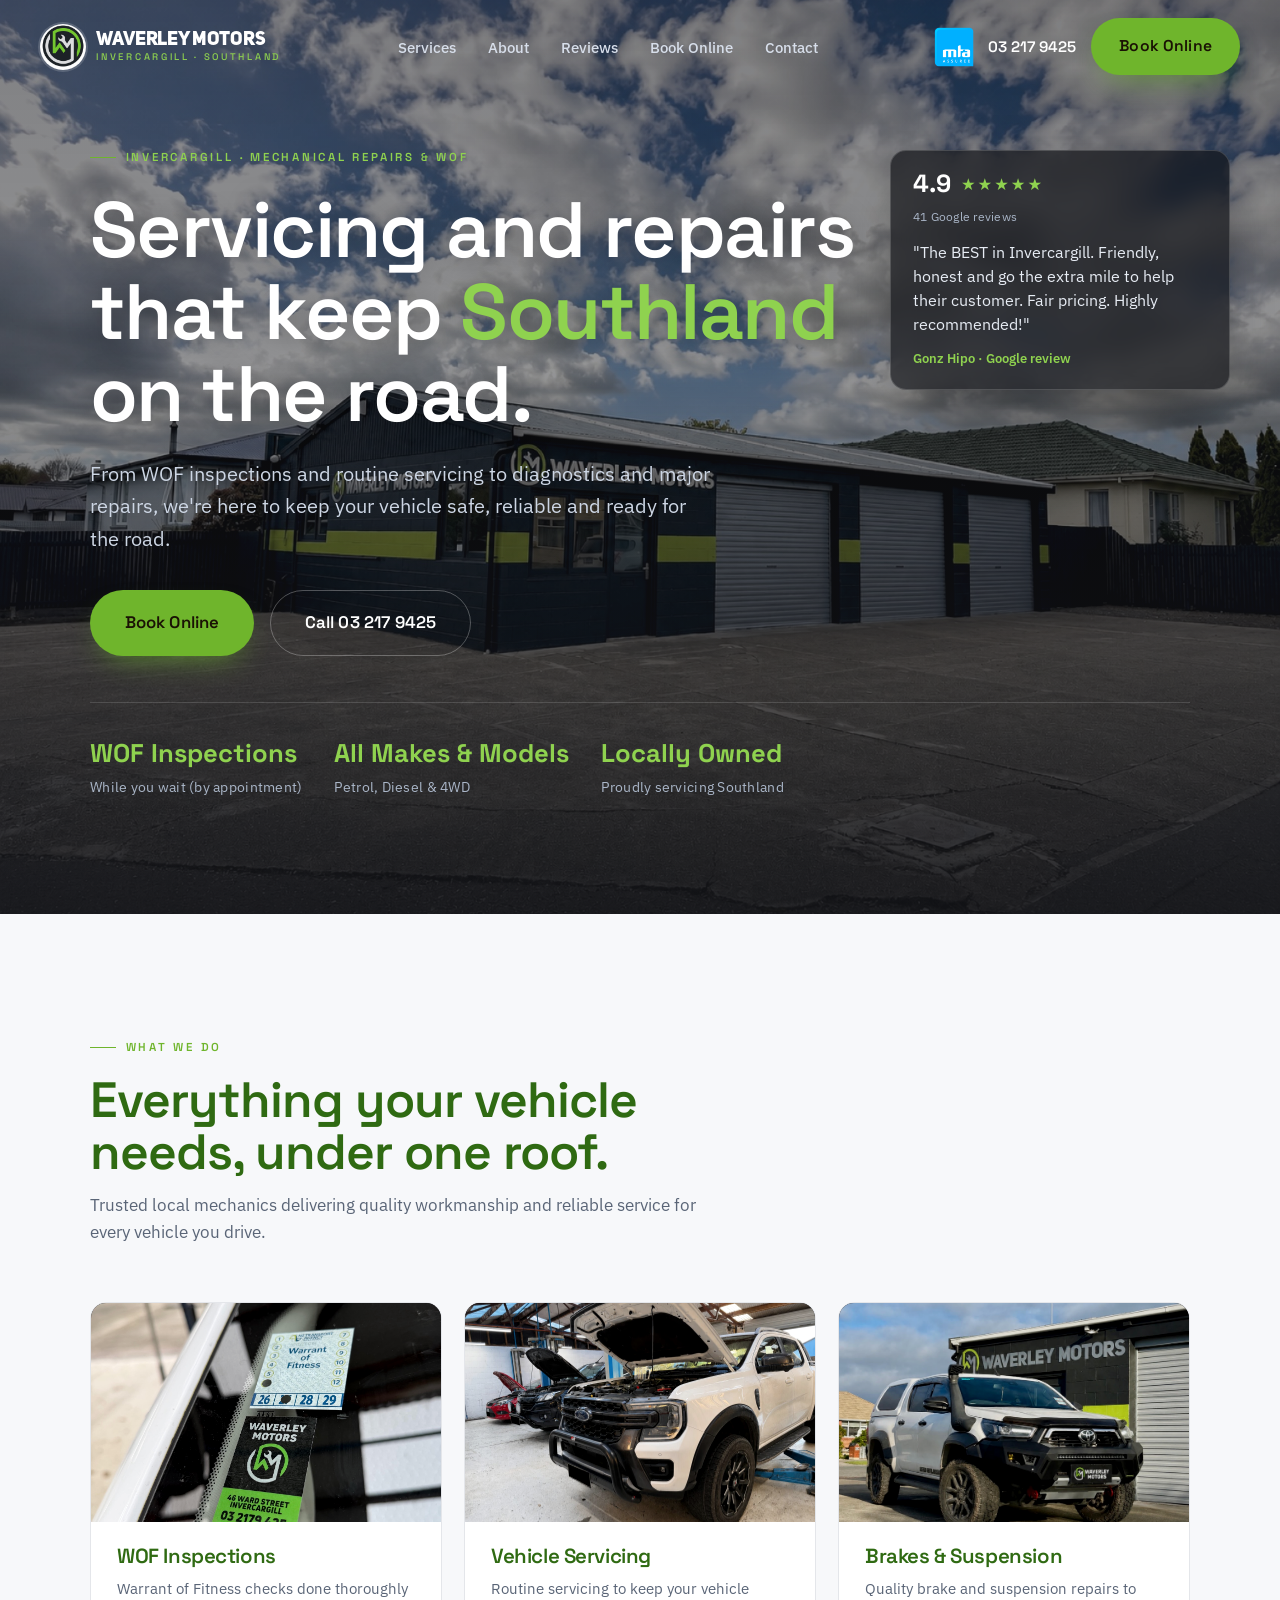
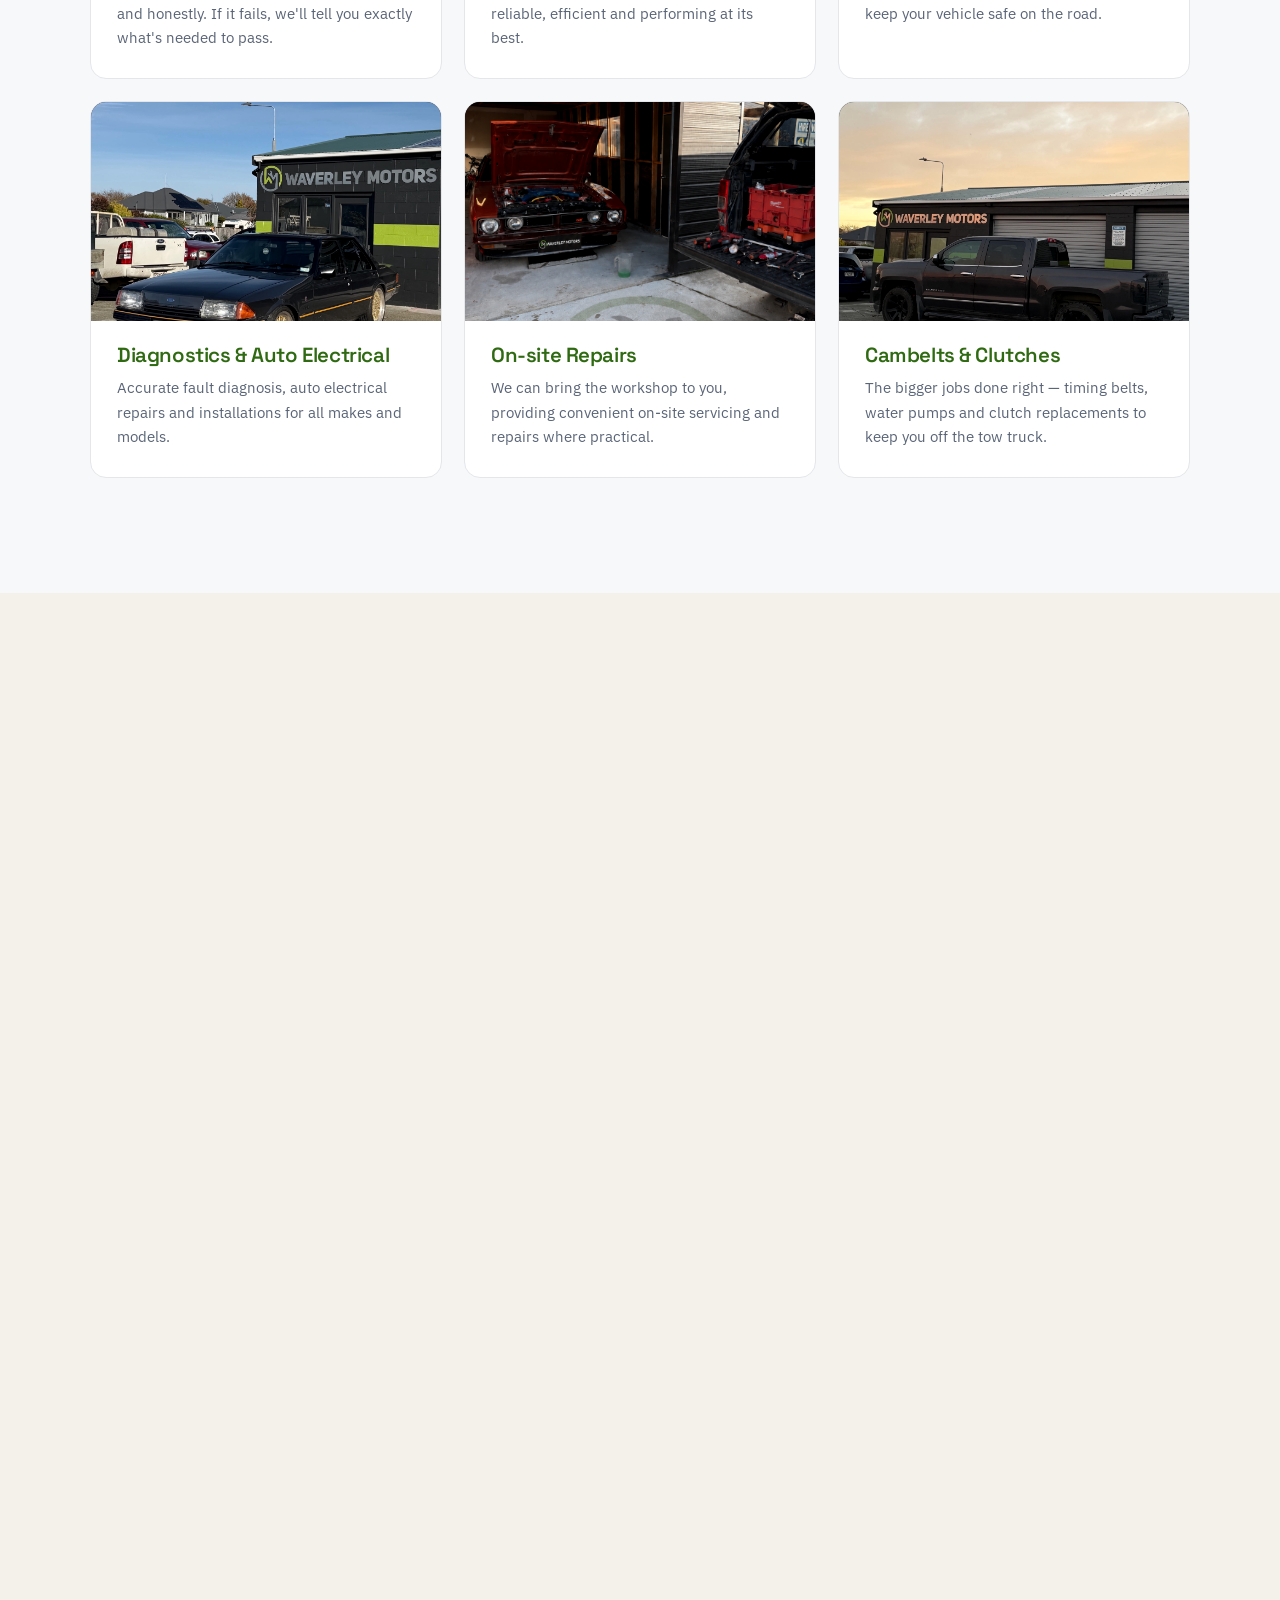
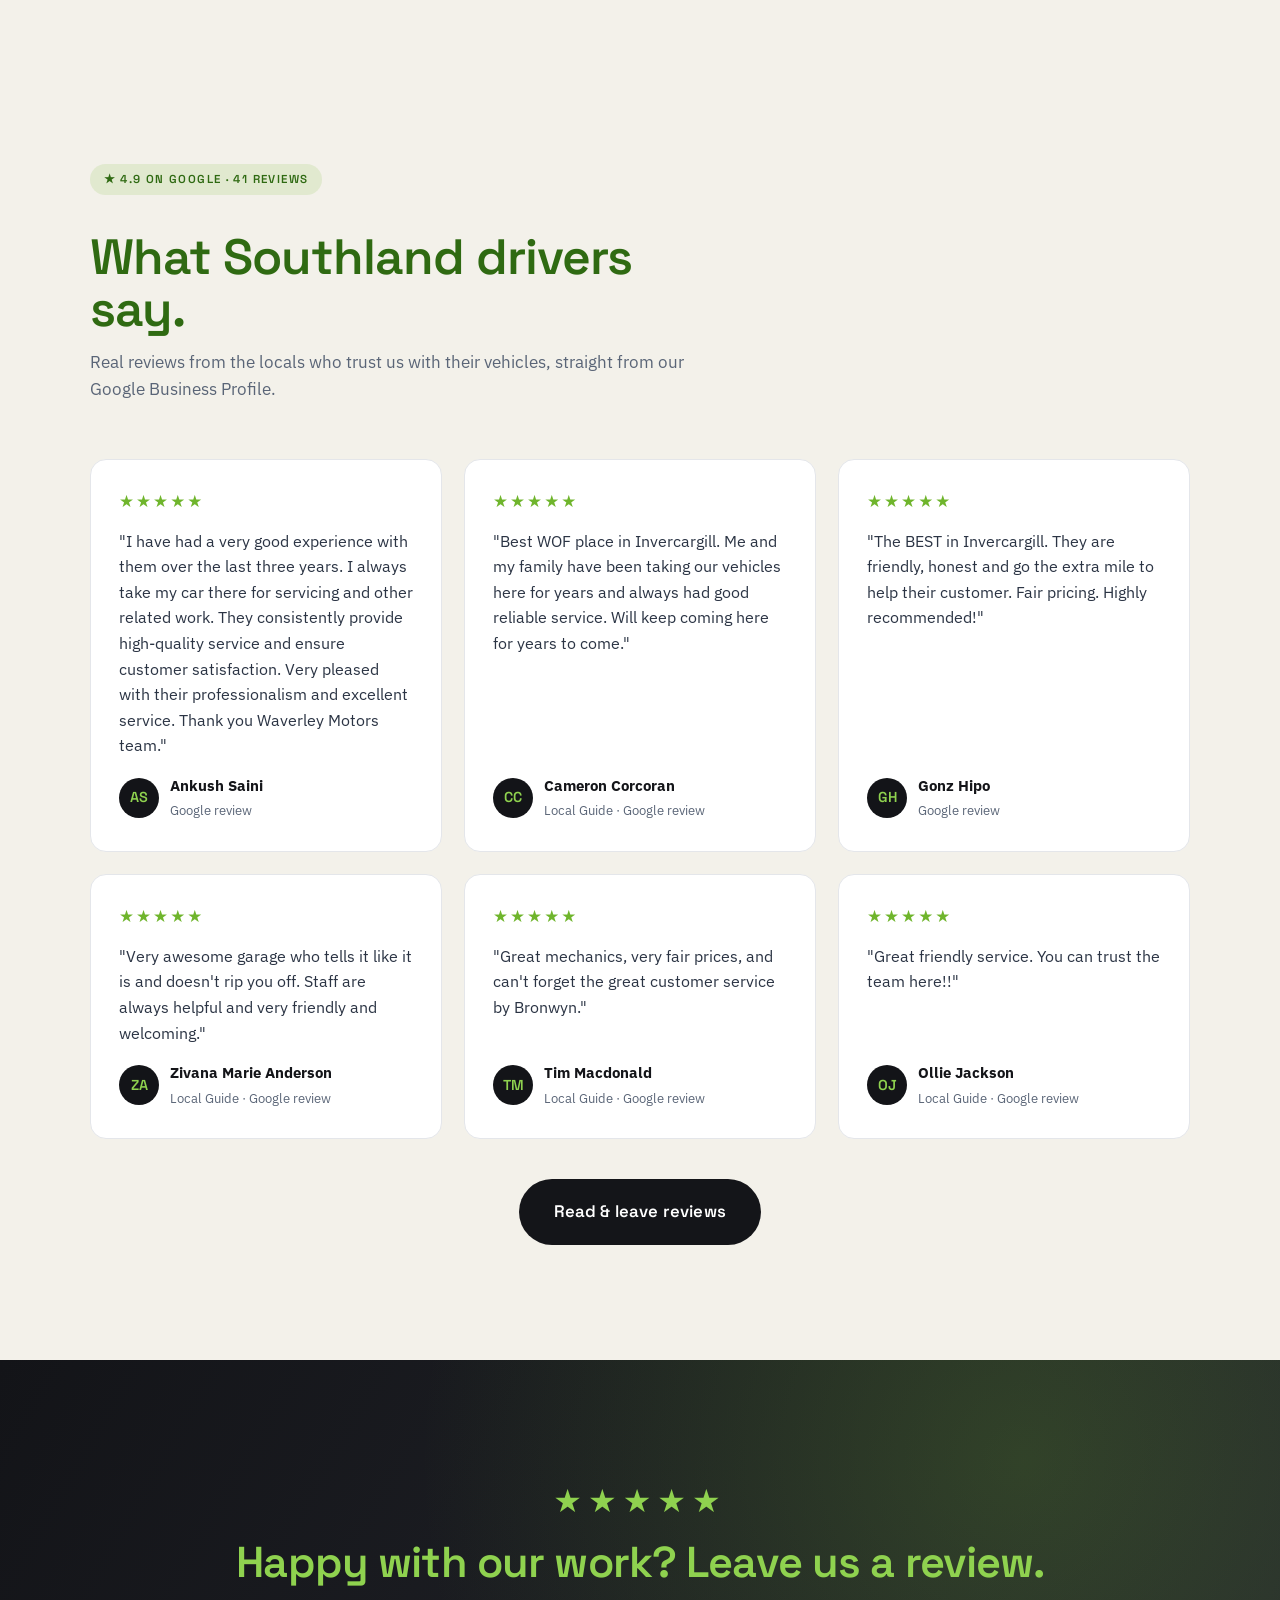
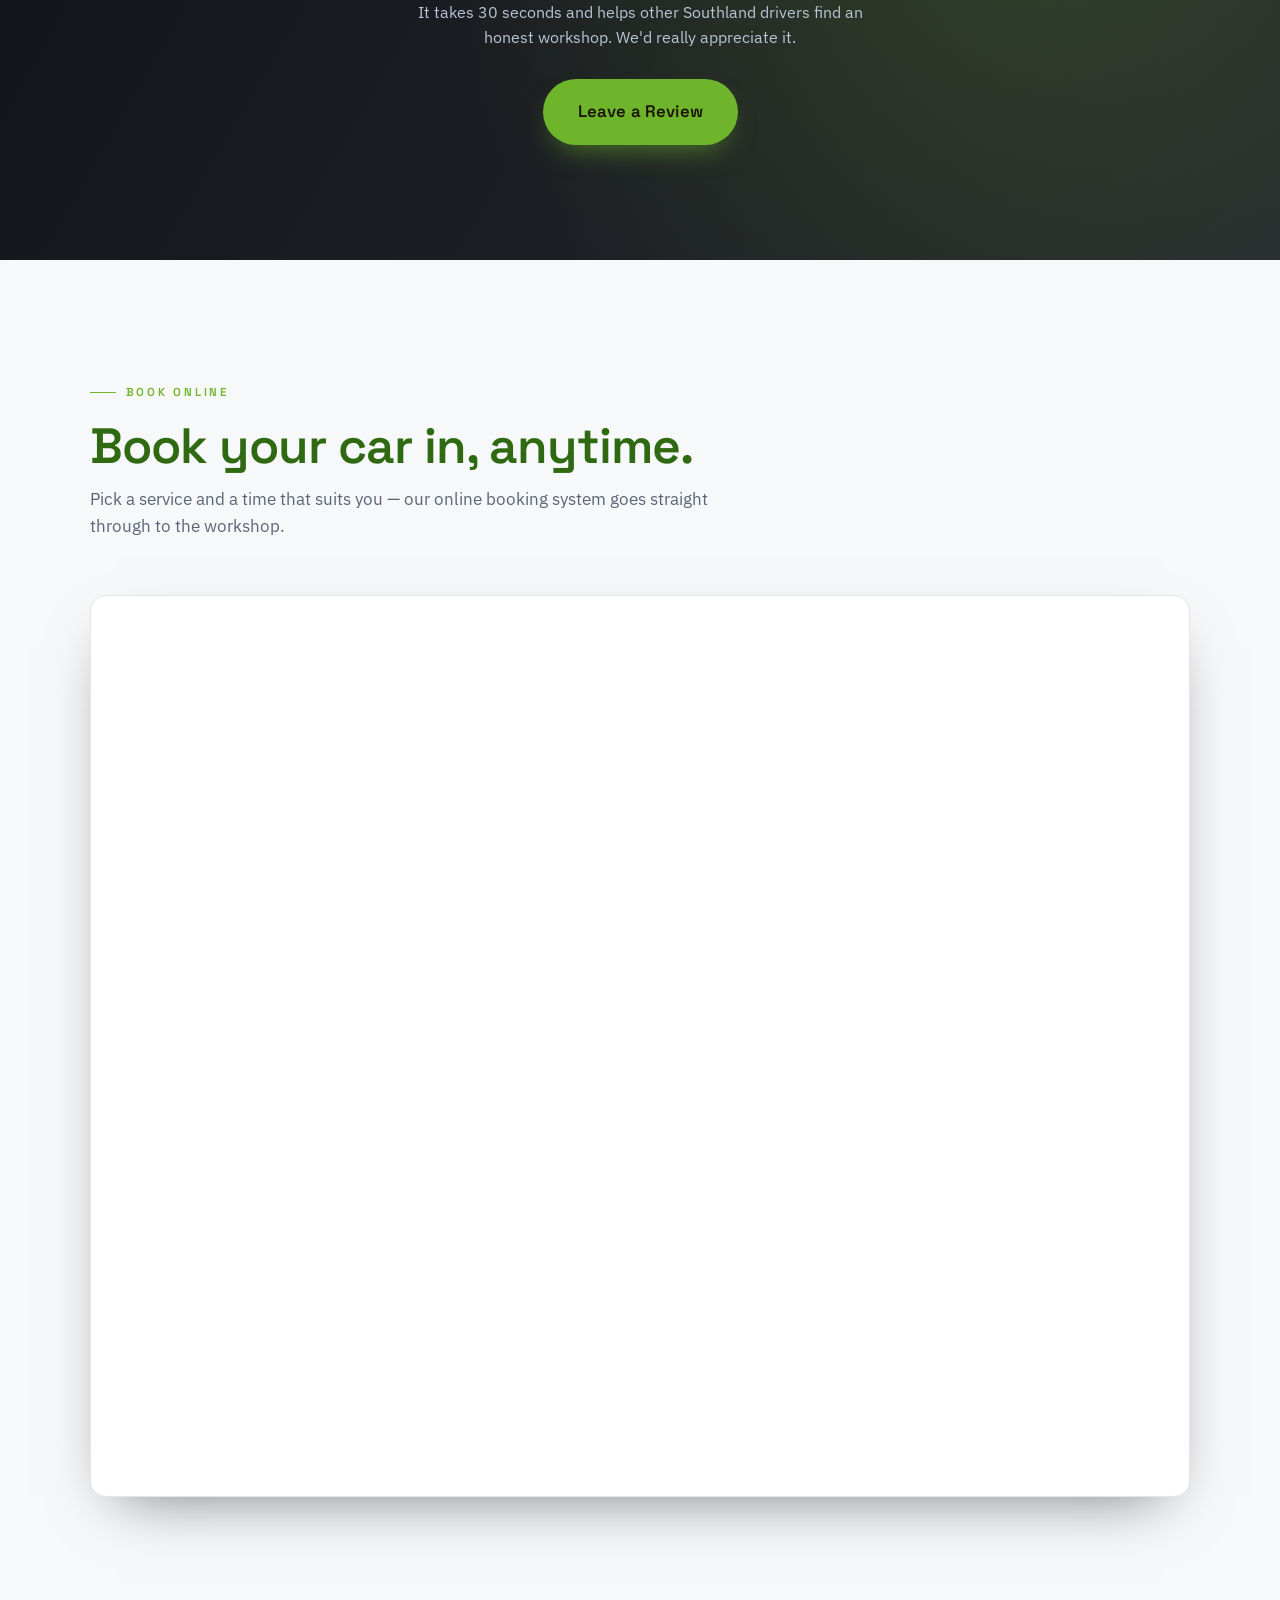
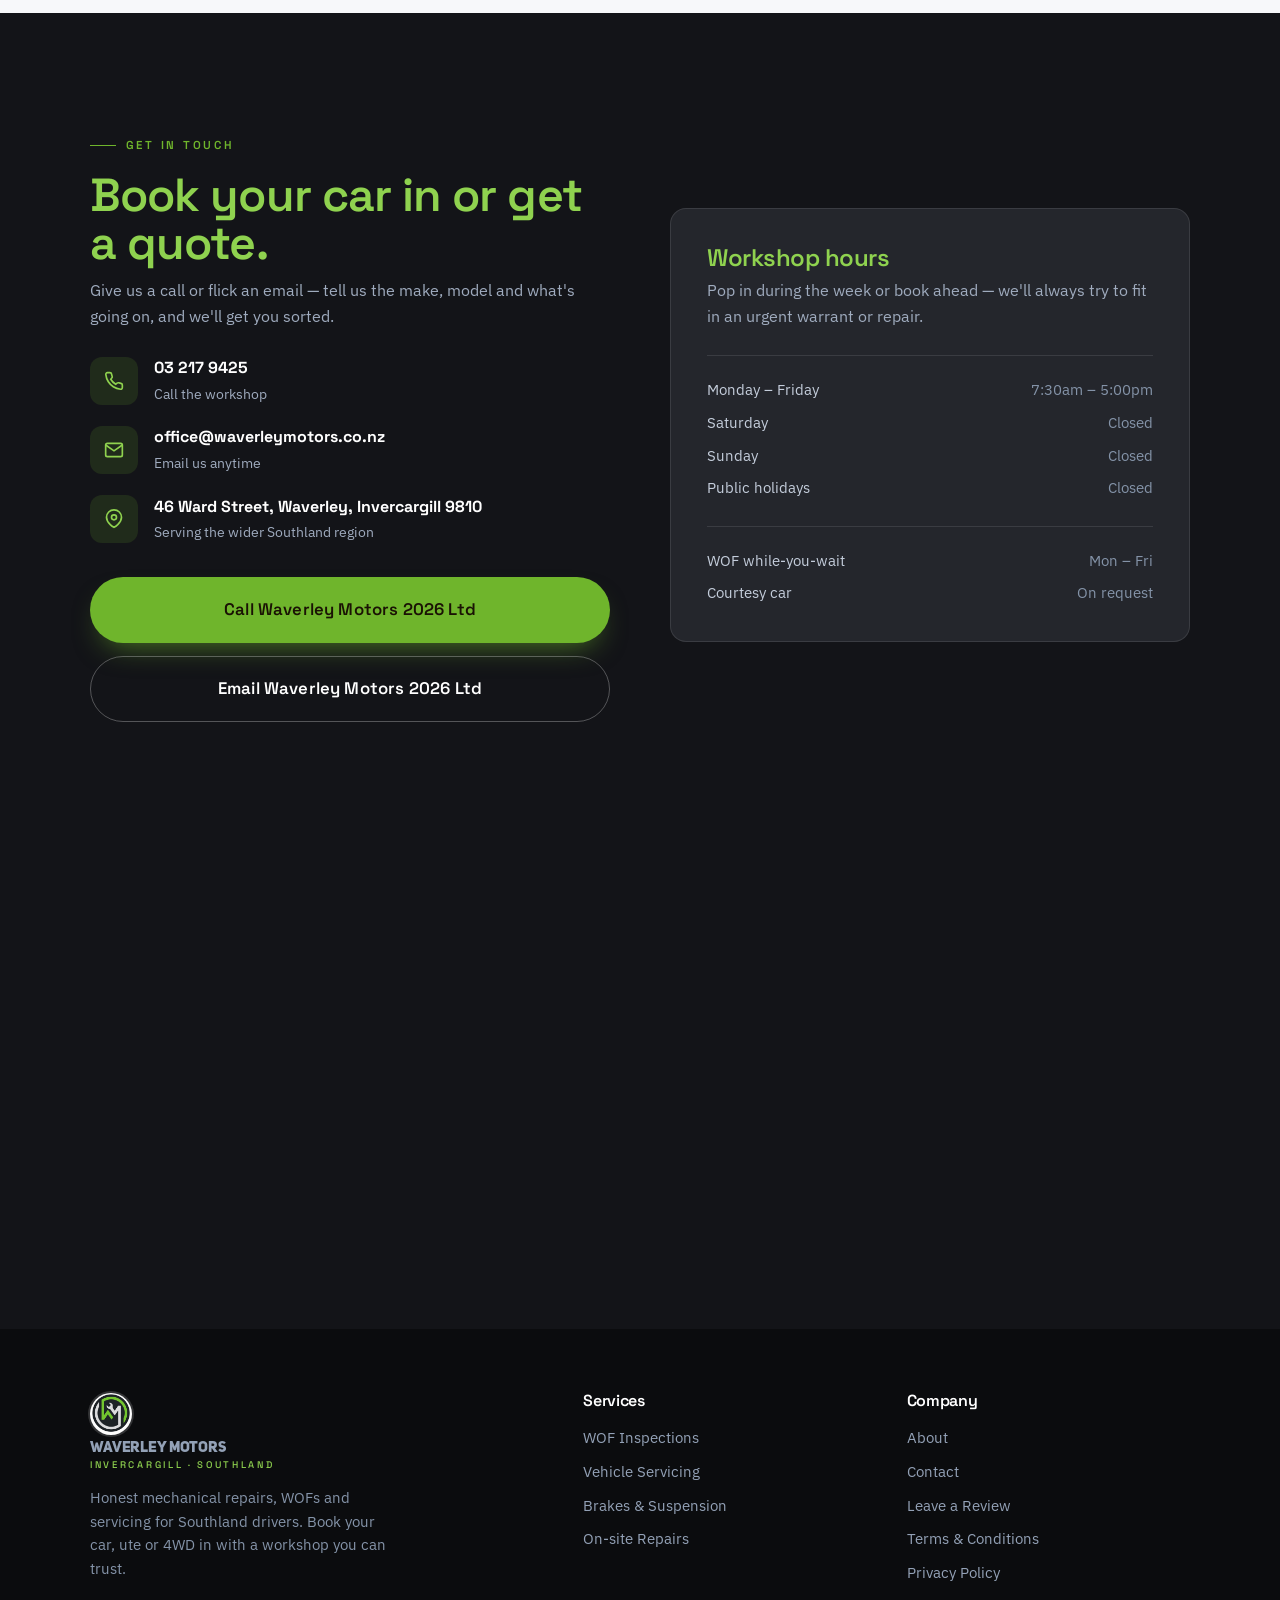
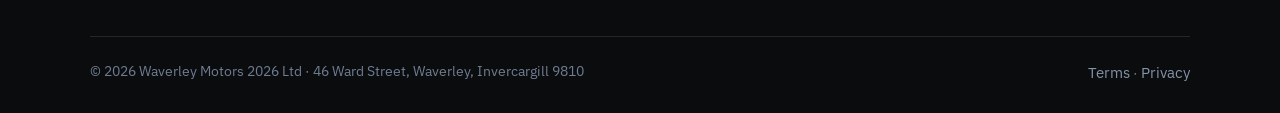
<file: index.html>
<!DOCTYPE html>
<html lang="en-NZ">
<head>
<meta charset="UTF-8">
<meta name="viewport" content="width=device-width, initial-scale=1.0">
<title>Waverley Motors 2026 Ltd | Mechanic & WOF, Invercargill</title>
<meta name="description" content="Honest mechanical repairs, WOF inspections, servicing and tyres in Invercargill. Waverley Motors keeps Southland cars, utes and 4WDs on the road.">
<meta property="og:title" content="Waverley Motors 2026 Ltd | Mechanic & WOF, Invercargill">
<meta property="og:description" content="Straight-up servicing, WOFs and repairs for Southland drivers. Book Waverley Motors today.">
<meta property="og:type" content="website">
<meta property="og:image" content="https://www.waverleymotors.co.nz/images/hero.jpg">
<link rel="icon" type="image/png" href="images/logo.png">
<link rel="preconnect" href="https://fonts.googleapis.com">
<link rel="preconnect" href="https://fonts.gstatic.com" crossorigin>
<link href="https://fonts.googleapis.com/css2?family=Space+Grotesk:wght@400;500;600;700&family=IBM+Plex+Sans:wght@400;500;600&display=swap" rel="stylesheet">
<link rel="stylesheet" href="styles.css">
</head>
<body>

<!-- Intro -->
<div class="intro">
  <div class="intro-logo">
    <img class="intro-logo-img" src="images/logo.png" alt="Waverley Motors">
    <b>Waverley Motors</b>
    <div class="intro-bar"><i></i></div>
  </div>
</div>

<!-- Nav -->
<nav class="nav">
  <a href="index.html" class="brand">
    <img class="brand-logo" src="images/logo.png" alt="Waverley Motors logo">
    <span>Waverley Motors<small>INVERCARGILL · SOUTHLAND</small></span>
  </a>
  <div class="nav-links">
    <a href="#services">Services</a>
    <a href="#about">About</a>
    <a href="#reviews">Reviews</a>
    <a href="#book">Book Online</a>
    <a href="#contact">Contact</a>
  </div>
  <div class="nav-cta">
    <img class="nav-mta" src="images/mta.png" alt="MTA Assured — approved workshop">
    <a href="tel:+6432179425" class="nav-phone">03 217 9425</a>
    <a href="#book" class="btn btn--accent">Book Online</a>
    <button class="nav-toggle" aria-label="Menu">
      <svg width="26" height="26" viewBox="0 0 24 24" fill="none" stroke="currentColor" stroke-width="2"><line x1="3" y1="6" x2="21" y2="6"/><line x1="3" y1="12" x2="21" y2="12"/><line x1="3" y1="18" x2="21" y2="18"/></svg>
    </button>
  </div>
</nav>

<!-- Hero -->
<header class="hero" id="top">
  <div class="hero-slides">
    <div class="hero-slide active" style="background-image:url('images/hero1.jpg')"></div>
    <div class="hero-slide" style="background-image:url('images/hero2.jpg')"></div>
    <div class="hero-slide" style="background-image:url('images/hero3.jpg')"></div>
    <div class="hero-slide" style="background-image:url('images/image2.png')"></div>
  </div>
  <div class="hero-inner wrap">
    <span class="eyebrow">Invercargill · Mechanical Repairs & WOF</span>
    <h1>Servicing and repairs that keep <span>Southland</span> on the road.</h1>
    <p class="hero-sub">From WOF inspections and routine servicing to diagnostics and major repairs, we're here to keep your vehicle safe, reliable and ready for the road.</p>
    <div class="hero-cta">
      <a href="#book" class="btn btn--accent btn--lg">Book Online</a>
      <a href="tel:+6432179425" class="btn btn--ghost btn--lg">Call 03 217 9425</a>
    </div>
    <div class="hero-meta">
      <div><b>WOF Inspections</b><span>While you wait (by appointment)</span></div>
      <div><b>All Makes &amp; Models</b><span>Petrol, Diesel &amp; 4WD</span></div>
      <div><b>Locally Owned</b><span>Proudly servicing Southland</span></div>
    </div>
    <div class="hero-review" id="heroReview" aria-live="polite">
      <div class="hr-head">
        <span class="hr-score">4.9</span>
        <span class="hr-stars">&#9733;&#9733;&#9733;&#9733;&#9733;</span>
        <span class="hr-count">41 Google reviews</span>
      </div>
      <p class="hr-quote" id="hrQuote">"The BEST in Invercargill. Friendly, honest and go the extra mile to help their customer. Fair pricing. Highly recommended!"</p>
      <div class="hr-name" id="hrName">Gonz Hipo &middot; Google review</div>
    </div>
  </div>
</header>

<!-- Services -->
<section class="section section--light" id="services">
  <div class="wrap">
    <div class="section-head reveal">
      <span class="eyebrow">What we do</span>
      <h2>Everything your vehicle needs, under one roof.</h2>
      <p>Trusted local mechanics delivering quality workmanship and reliable service for every vehicle you drive.</p>
    </div>
    <div class="svc-grid">
      <div class="svc-card reveal">
        <div class="svc-media"><img src="images/g5.jpg" alt="Warrant of Fitness sticker on a windscreen at Waverley Motors" loading="lazy"></div>
        <div class="svc-body">
          <h3>WOF Inspections</h3>
          <p>Warrant of Fitness checks done thoroughly and honestly. If it fails, we'll tell you exactly what's needed to pass.</p>
        </div>
      </div>
      <div class="svc-card reveal">
        <div class="svc-media"><img src="images/vehicle-servicing.jpg" alt="Ford Ranger with the bonnet up being serviced at Waverley Motors" loading="lazy"></div>
        <div class="svc-body">
          <h3>Vehicle Servicing</h3>
          <p>Routine servicing to keep your vehicle reliable, efficient and performing at its best.</p>
        </div>
      </div>
      <div class="svc-card reveal">
        <div class="svc-media"><img src="images/g1.jpg" alt="Lifted Toyota Hilux 4WD outside Waverley Motors" loading="lazy"></div>
        <div class="svc-body">
          <h3>Brakes &amp; Suspension</h3>
          <p>Quality brake and suspension repairs to keep your vehicle safe on the road.</p>
        </div>
      </div>
      <div class="svc-card reveal">
        <div class="svc-media"><img src="images/g3.jpg" alt="Classic Ford sedan outside the Waverley Motors workshop" loading="lazy"></div>
        <div class="svc-body">
          <h3>Diagnostics &amp; Auto Electrical</h3>
          <p>Accurate fault diagnosis, auto electrical repairs and installations for all makes and models.</p>
        </div>
      </div>
      <div class="svc-card reveal">
        <div class="svc-media"><img src="images/onsite.jpg" alt="Classic Ford Falcon in the shed alongside a ute at Waverley Motors" loading="lazy"></div>
        <div class="svc-body">
          <h3>On-site Repairs</h3>
          <p>We can bring the workshop to you, providing convenient on-site servicing and repairs where practical.</p>
        </div>
      </div>
      <div class="svc-card reveal">
        <div class="svc-media"><img src="images/g6.jpg" alt="Chevrolet Silverado ute at the Waverley Motors workshop" loading="lazy"></div>
        <div class="svc-body">
          <h3>Cambelts &amp; Clutches</h3>
          <p>The bigger jobs done right — timing belts, water pumps and clutch replacements to keep you off the tow truck.</p>
        </div>
      </div>
    </div>
  </div>
</section>

<!-- About -->
<section class="section section--bone" id="about">
  <div class="wrap split">
    <div class="reveal">
      <span class="eyebrow">About the workshop</span>
      <h2 style="font-size:clamp(2rem,4.2vw,2.9rem);margin:16px 0 18px">A workshop you can rely on.</h2>
      <p style="color:var(--muted)">Waverley Motors is a locally owned and operated workshop in Invercargill, providing quality servicing, repairs and WOF inspections for all vehicle makes and models. Whether it's routine maintenance, a failed WOF or a more complex repair, we'll give you honest advice, clear communication and quality workmanship every step of the way.</p>
      <p style="color:var(--muted)">No unnecessary upselling, just the right repairs to keep your vehicle safe, reliable and ready for the road.</p>
      <ul class="checklist">
        <li><span class="tick"><svg width="14" height="14" viewBox="0 0 24 24" fill="none" stroke="currentColor" stroke-width="3"><path d="M5 12l5 5L20 6"/></svg></span> Experienced, qualified technicians</li>
        <li><span class="tick"><svg width="14" height="14" viewBox="0 0 24 24" fill="none" stroke="currentColor" stroke-width="3"><path d="M5 12l5 5L20 6"/></svg></span> Honest advice</li>
        <li><span class="tick"><svg width="14" height="14" viewBox="0 0 24 24" fill="none" stroke="currentColor" stroke-width="3"><path d="M5 12l5 5L20 6"/></svg></span> Quality workmanship you can trust</li>
      </ul>
      <a href="#book" class="btn btn--dark">Book online</a>
    </div>
    <div class="split-media reveal">
      <img src="images/about.jpg" alt="Mechanic working under the bonnet of a car in the Waverley Motors workshop" width="1100" height="825" loading="lazy">
    </div>
  </div>
</section>

<!-- Reviews -->
<section class="section section--bone" id="reviews">
  <div class="wrap">
    <div class="section-head reveal">
      <span class="badge">&#9733; 4.9 on Google &middot; 41 reviews</span>
      <h2>What Southland drivers say.</h2>
      <p>Real reviews from the locals who trust us with their vehicles, straight from our Google Business Profile.</p>
    </div>
    <div class="rev-grid">
      <div class="rev-card reveal">
        <div class="stars">★★★★★</div>
        <p>"I have had a very good experience with them over the last three years. I always take my car there for servicing and other related work. They consistently provide high-quality service and ensure customer satisfaction. Very pleased with their professionalism and excellent service. Thank you Waverley Motors team."</p>
        <div class="rev-who"><span class="ini">AS</span><div><b>Ankush Saini</b><span>Google review</span></div></div>
      </div>
      <div class="rev-card reveal">
        <div class="stars">★★★★★</div>
        <p>"Best WOF place in Invercargill. Me and my family have been taking our vehicles here for years and always had good reliable service. Will keep coming here for years to come."</p>
        <div class="rev-who"><span class="ini">CC</span><div><b>Cameron Corcoran</b><span>Local Guide &middot; Google review</span></div></div>
      </div>
      <div class="rev-card reveal">
        <div class="stars">★★★★★</div>
        <p>"The BEST in Invercargill. They are friendly, honest and go the extra mile to help their customer. Fair pricing. Highly recommended!"</p>
        <div class="rev-who"><span class="ini">GH</span><div><b>Gonz Hipo</b><span>Google review</span></div></div>
      </div>
      <div class="rev-card reveal">
        <div class="stars">★★★★★</div>
        <p>"Very awesome garage who tells it like it is and doesn't rip you off. Staff are always helpful and very friendly and welcoming."</p>
        <div class="rev-who"><span class="ini">ZA</span><div><b>Zivana Marie Anderson</b><span>Local Guide &middot; Google review</span></div></div>
      </div>
      <div class="rev-card reveal">
        <div class="stars">★★★★★</div>
        <p>"Great mechanics, very fair prices, and can't forget the great customer service by Bronwyn."</p>
        <div class="rev-who"><span class="ini">TM</span><div><b>Tim Macdonald</b><span>Local Guide &middot; Google review</span></div></div>
      </div>
      <div class="rev-card reveal">
        <div class="stars">★★★★★</div>
        <p>"Great friendly service. You can trust the team here!!"</p>
        <div class="rev-who"><span class="ini">OJ</span><div><b>Ollie Jackson</b><span>Local Guide &middot; Google review</span></div></div>
      </div>
    </div>
    <div style="text-align:center;margin-top:40px" class="reveal">
      <a href="https://www.google.com/search?q=Waverley+Motors+Invercargill+reviews" target="_blank" rel="noopener" class="btn btn--dark btn--lg">Read &amp; leave reviews</a>
    </div>
  </div>
</section>

<!-- Review funnel banner -->
<section class="section funnel">
  <div class="wrap">
    <div class="stars">★★★★★</div>
    <h2>Happy with our work? Leave us a review.</h2>
    <p>It takes 30 seconds and helps other Southland drivers find an honest workshop. We'd really appreciate it.</p>
    <a href="https://www.google.com/search?q=Waverley+Motors+Invercargill+reviews" target="_blank" rel="noopener" class="btn btn--accent btn--lg">Leave a Review</a>
  </div>
</section>

<!-- Book Online -->
<section class="section section--light" id="book">
  <div class="wrap">
    <div class="section-head reveal">
      <span class="eyebrow">Book online</span>
      <h2>Book your car in, anytime.</h2>
      <p>Pick a service and a time that suits you — our online booking system goes straight through to the workshop.</p>
    </div>
    <div class="book-wrap reveal">
      <iframe class="book-frame" src="https://www.mechanicdesk.com.au/online-booking/index.html?token=e17a1789c43d6bd2d6bf738fa53d892a822ad86c" title="Waverley Motors online booking" loading="lazy"></iframe>
    </div>
  </div>
</section>

<!-- Contact -->
<section class="section section--dark" id="contact">
  <div class="wrap contact-grid">
    <div class="reveal">
      <span class="eyebrow">Get in touch</span>
      <h2 style="font-size:clamp(2rem,4.2vw,2.9rem);margin:16px 0 10px">Book your car in or get a quote.</h2>
      <p style="color:#9fabbe">Give us a call or flick an email — tell us the make, model and what's going on, and we'll get you sorted.</p>
      <div class="contact-lines">
        <div class="contact-line">
          <div class="ic"><svg width="20" height="20" viewBox="0 0 24 24" fill="none" stroke="currentColor" stroke-width="2"><path d="M22 16.9v3a2 2 0 0 1-2.2 2 19.8 19.8 0 0 1-8.6-3 19.5 19.5 0 0 1-6-6 19.8 19.8 0 0 1-3-8.6A2 2 0 0 1 4.1 2h3a2 2 0 0 1 2 1.7c.1.9.4 1.8.7 2.6a2 2 0 0 1-.5 2.1L8.1 9.9a16 16 0 0 0 6 6l1.5-1.2a2 2 0 0 1 2.1-.5c.8.3 1.7.6 2.6.7a2 2 0 0 1 1.7 2Z"/></svg></div>
          <div><b>03 217 9425</b><span>Call the workshop</span></div>
        </div>
        <div class="contact-line">
          <div class="ic"><svg width="20" height="20" viewBox="0 0 24 24" fill="none" stroke="currentColor" stroke-width="2"><rect x="2" y="4" width="20" height="16" rx="2"/><path d="m2 6 10 7L22 6"/></svg></div>
          <div><b>office@waverleymotors.co.nz</b><span>Email us anytime</span></div>
        </div>
        <div class="contact-line">
          <div class="ic"><svg width="20" height="20" viewBox="0 0 24 24" fill="none" stroke="currentColor" stroke-width="2"><path d="M21 10c0 7-9 12-9 12s-9-5-9-12a9 9 0 0 1 18 0Z"/><circle cx="12" cy="10" r="3"/></svg></div>
          <div><b>46 Ward Street, Waverley, Invercargill 9810</b><span>Serving the wider Southland region</span></div>
        </div>
      </div>
      <div class="contact-actions">
        <a href="tel:+6432179425" class="btn btn--accent btn--lg">Call Waverley Motors 2026 Ltd</a>
        <a href="mailto:office@waverleymotors.co.nz" class="btn btn--ghost btn--lg">Email Waverley Motors 2026 Ltd</a>
      </div>
    </div>
    <div class="contact-card reveal">
      <h3>Workshop hours</h3>
      <p>Pop in during the week or book ahead — we'll always try to fit in an urgent warrant or repair.</p>
      <div class="hours">
        <div>Monday – Friday <span>7:30am – 5:00pm</span></div>
        <div>Saturday <span>Closed</span></div>
        <div>Sunday <span>Closed</span></div>
        <div>Public holidays <span>Closed</span></div>
      </div>
      <div class="hours">
        <div>WOF while-you-wait <span>Mon – Fri</span></div>
        <div>Courtesy car <span>On request</span></div>
      </div>
    </div>
  </div>
</section>

<!-- Map -->
<section class="map-section" id="map" aria-label="Waverley Motors location map">
  <iframe class="map-frame" src="https://www.google.com/maps?q=46%20Ward%20Street%2C%20Waverley%2C%20Invercargill%209810&output=embed" title="Waverley Motors, 46 Ward Street, Waverley, Invercargill 9810" loading="lazy" referrerpolicy="no-referrer-when-downgrade"></iframe>
</section>

<!-- Footer -->
<footer class="footer">
  <div class="wrap">
    <div class="footer-top">
      <div>
        <a href="index.html" class="brand"><img class="brand-logo" src="images/logo.png" alt="Waverley Motors logo"><span>Waverley Motors<small>INVERCARGILL · SOUTHLAND</small></span></a>
        <p class="footer-blurb">Honest mechanical repairs, WOFs and servicing for Southland drivers. Book your car, ute or 4WD in with a workshop you can trust.</p>
      </div>
      <div>
        <h4>Services</h4>
        <a href="#services">WOF Inspections</a>
        <a href="#services">Vehicle Servicing</a>
        <a href="#services">Brakes &amp; Suspension</a>
        <a href="#services">On-site Repairs</a>
      </div>
      <div>
        <h4>Company</h4>
        <a href="#about">About</a>
        <a href="#contact">Contact</a>
        <a href="https://www.google.com/search?q=Waverley+Motors+Invercargill+reviews" target="_blank" rel="noopener">Leave a Review</a>
        <a href="terms.html">Terms &amp; Conditions</a>
        <a href="privacy.html">Privacy Policy</a>
      </div>
    </div>
    <div class="footer-bottom">
      <span>© 2026 Waverley Motors 2026 Ltd · 46 Ward Street, Waverley, Invercargill 9810</span>
      <span><a href="terms.html">Terms</a> · <a href="privacy.html">Privacy</a></span>
    </div>
  </div>
</footer>

<script src="main.js"></script>
</body>
</html>
</file>
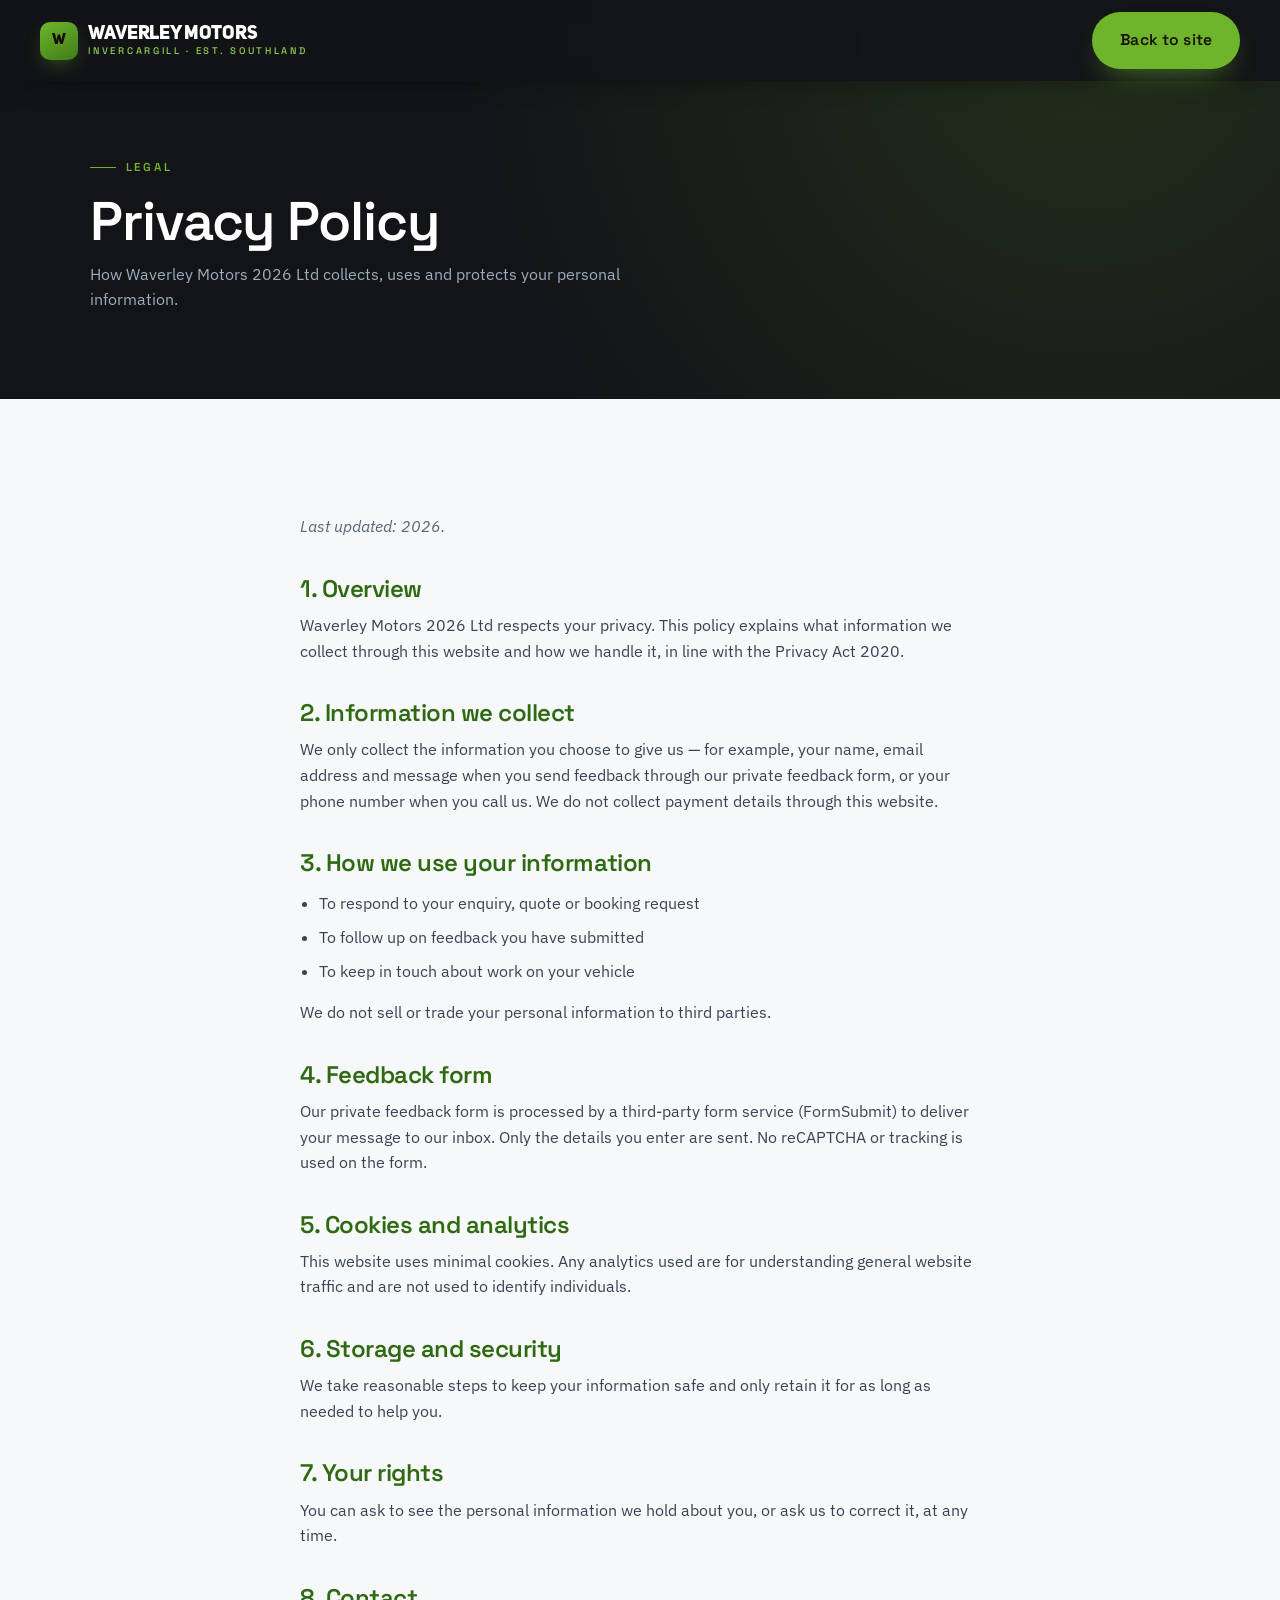
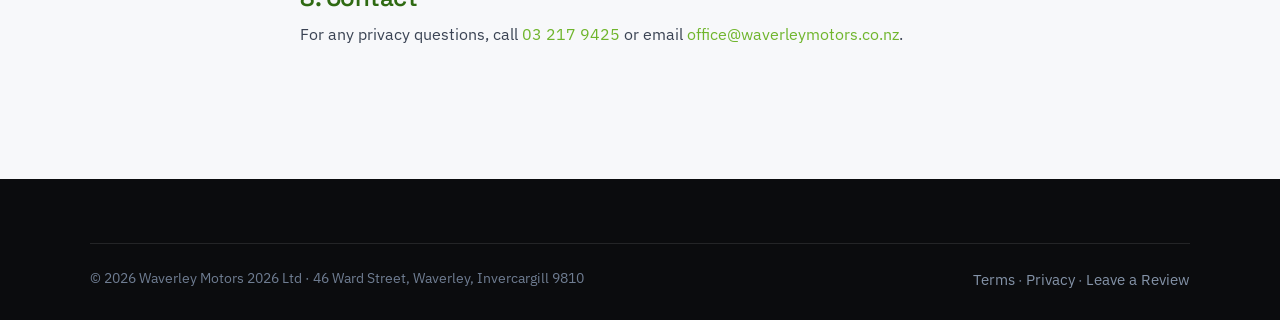
<file: privacy.html>
<!DOCTYPE html>
<html lang="en-NZ">
<head>
<meta charset="UTF-8">
<meta name="viewport" content="width=device-width, initial-scale=1.0">
<title>Privacy Policy | Waverley Motors 2026 Ltd</title>
<meta name="description" content="Privacy policy for Waverley Motors 2026 Ltd, Invercargill.">
<link rel="icon" type="image/png" href="images/logo.png">
<link rel="preconnect" href="https://fonts.googleapis.com">
<link rel="preconnect" href="https://fonts.gstatic.com" crossorigin>
<link href="https://fonts.googleapis.com/css2?family=Archivo+Black&family=Space+Grotesk:wght@400;500;600;700&family=IBM+Plex+Sans:wght@400;500;600&display=swap" rel="stylesheet">
<link rel="stylesheet" href="styles.css">
</head>
<body>
<nav class="nav scrolled">
  <a href="index.html" class="brand"><span class="mark">W</span><span>Waverley Motors<small>INVERCARGILL · EST. SOUTHLAND</small></span></a>
  <div class="nav-cta"><a href="index.html" class="btn btn--accent">Back to site</a></div>
</nav>

<section class="subhero">
  <div class="wrap">
    <span class="eyebrow">Legal</span>
    <h1>Privacy Policy</h1>
    <p>How Waverley Motors 2026 Ltd collects, uses and protects your personal information.</p>
  </div>
</section>

<section class="section section--light">
  <div class="wrap prose">
    <p style="color:var(--muted)"><em>Last updated: 2026.</em></p>

    <h2>1. Overview</h2>
    <p>Waverley Motors 2026 Ltd respects your privacy. This policy explains what information we collect through this website and how we handle it, in line with the Privacy Act 2020.</p>

    <h2>2. Information we collect</h2>
    <p>We only collect the information you choose to give us — for example, your name, email address and message when you send feedback through our private feedback form, or your phone number when you call us. We do not collect payment details through this website.</p>

    <h2>3. How we use your information</h2>
    <ul>
      <li>To respond to your enquiry, quote or booking request</li>
      <li>To follow up on feedback you have submitted</li>
      <li>To keep in touch about work on your vehicle</li>
    </ul>
    <p>We do not sell or trade your personal information to third parties.</p>

    <h2>4. Feedback form</h2>
    <p>Our private feedback form is processed by a third-party form service (FormSubmit) to deliver your message to our inbox. Only the details you enter are sent. No reCAPTCHA or tracking is used on the form.</p>

    <h2>5. Cookies and analytics</h2>
    <p>This website uses minimal cookies. Any analytics used are for understanding general website traffic and are not used to identify individuals.</p>

    <h2>6. Storage and security</h2>
    <p>We take reasonable steps to keep your information safe and only retain it for as long as needed to help you.</p>

    <h2>7. Your rights</h2>
    <p>You can ask to see the personal information we hold about you, or ask us to correct it, at any time.</p>

    <h2>8. Contact</h2>
    <p>For any privacy questions, call <a href="tel:+6432179425" style="color:var(--accent)">03 217 9425</a> or email <a href="mailto:office@waverleymotors.co.nz" style="color:var(--accent)">office@waverleymotors.co.nz</a>.</p>
  </div>
</section>

<footer class="footer">
  <div class="wrap">
    <div class="footer-bottom" style="border-top:1px solid var(--line-dk);padding-top:24px">
      <span>© 2026 Waverley Motors 2026 Ltd · 46 Ward Street, Waverley, Invercargill 9810</span>
      <span><a href="terms.html">Terms</a> · <a href="privacy.html">Privacy</a> · <a href="https://www.google.com/search?q=Waverley+Motors+Invercargill+reviews" target="_blank" rel="noopener">Leave a Review</a></span>
    </div>
  </div>
</footer>
</body>
</html>
</file>
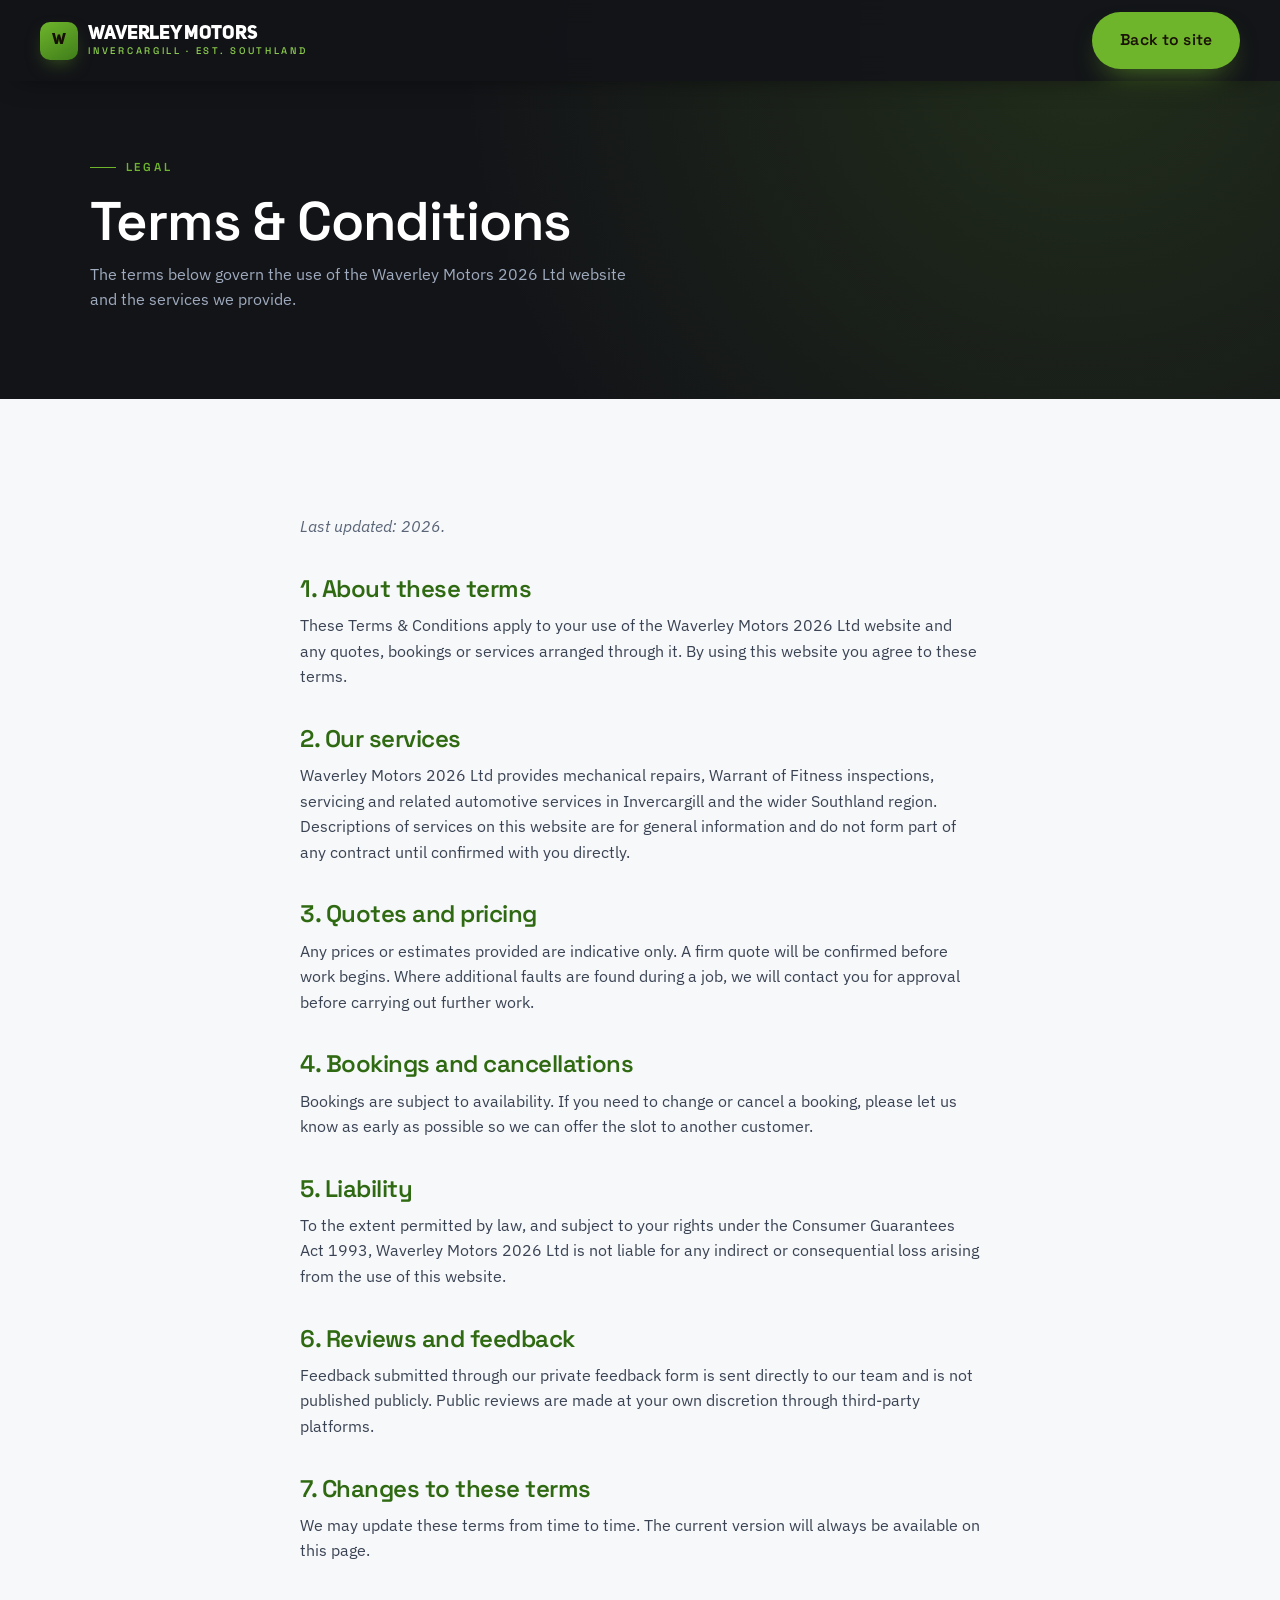
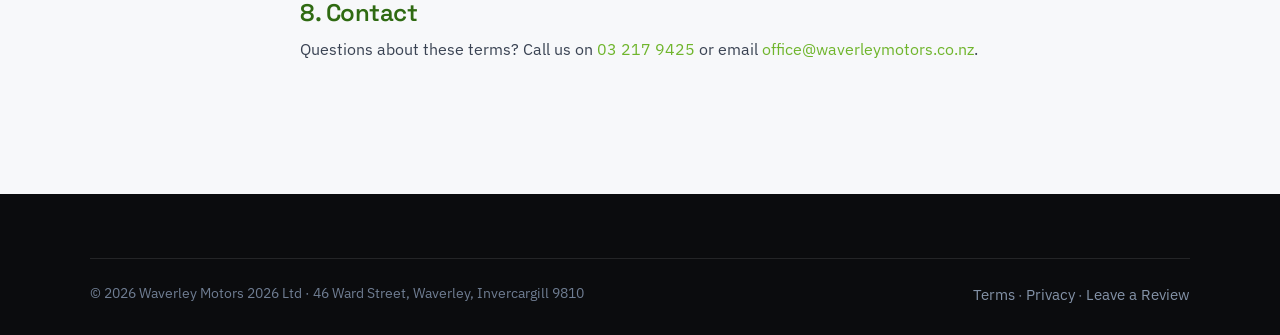
<file: terms.html>
<!DOCTYPE html>
<html lang="en-NZ">
<head>
<meta charset="UTF-8">
<meta name="viewport" content="width=device-width, initial-scale=1.0">
<title>Terms &amp; Conditions | Waverley Motors 2026 Ltd</title>
<meta name="description" content="Terms and conditions for Waverley Motors 2026 Ltd, Invercargill.">
<link rel="icon" type="image/png" href="images/logo.png">
<link rel="preconnect" href="https://fonts.googleapis.com">
<link rel="preconnect" href="https://fonts.gstatic.com" crossorigin>
<link href="https://fonts.googleapis.com/css2?family=Archivo+Black&family=Space+Grotesk:wght@400;500;600;700&family=IBM+Plex+Sans:wght@400;500;600&display=swap" rel="stylesheet">
<link rel="stylesheet" href="styles.css">
</head>
<body>
<nav class="nav scrolled">
  <a href="index.html" class="brand"><span class="mark">W</span><span>Waverley Motors<small>INVERCARGILL · EST. SOUTHLAND</small></span></a>
  <div class="nav-cta"><a href="index.html" class="btn btn--accent">Back to site</a></div>
</nav>

<section class="subhero">
  <div class="wrap">
    <span class="eyebrow">Legal</span>
    <h1>Terms &amp; Conditions</h1>
    <p>The terms below govern the use of the Waverley Motors 2026 Ltd website and the services we provide.</p>
  </div>
</section>

<section class="section section--light">
  <div class="wrap prose">
    <p style="color:var(--muted)"><em>Last updated: 2026.</em></p>

    <h2>1. About these terms</h2>
    <p>These Terms &amp; Conditions apply to your use of the Waverley Motors 2026 Ltd website and any quotes, bookings or services arranged through it. By using this website you agree to these terms.</p>

    <h2>2. Our services</h2>
    <p>Waverley Motors 2026 Ltd provides mechanical repairs, Warrant of Fitness inspections, servicing and related automotive services in Invercargill and the wider Southland region. Descriptions of services on this website are for general information and do not form part of any contract until confirmed with you directly.</p>

    <h2>3. Quotes and pricing</h2>
    <p>Any prices or estimates provided are indicative only. A firm quote will be confirmed before work begins. Where additional faults are found during a job, we will contact you for approval before carrying out further work.</p>

    <h2>4. Bookings and cancellations</h2>
    <p>Bookings are subject to availability. If you need to change or cancel a booking, please let us know as early as possible so we can offer the slot to another customer.</p>

    <h2>5. Liability</h2>
    <p>To the extent permitted by law, and subject to your rights under the Consumer Guarantees Act 1993, Waverley Motors 2026 Ltd is not liable for any indirect or consequential loss arising from the use of this website.</p>

    <h2>6. Reviews and feedback</h2>
    <p>Feedback submitted through our private feedback form is sent directly to our team and is not published publicly. Public reviews are made at your own discretion through third-party platforms.</p>

    <h2>7. Changes to these terms</h2>
    <p>We may update these terms from time to time. The current version will always be available on this page.</p>

    <h2>8. Contact</h2>
    <p>Questions about these terms? Call us on <a href="tel:+6432179425" style="color:var(--accent)">03 217 9425</a> or email <a href="mailto:office@waverleymotors.co.nz" style="color:var(--accent)">office@waverleymotors.co.nz</a>.</p>
  </div>
</section>

<footer class="footer">
  <div class="wrap">
    <div class="footer-bottom" style="border-top:1px solid var(--line-dk);padding-top:24px">
      <span>© 2026 Waverley Motors 2026 Ltd · 46 Ward Street, Waverley, Invercargill 9810</span>
      <span><a href="terms.html">Terms</a> · <a href="privacy.html">Privacy</a> · <a href="https://www.google.com/search?q=Waverley+Motors+Invercargill+reviews" target="_blank" rel="noopener">Leave a Review</a></span>
    </div>
  </div>
</footer>
</body>
</html>
</file>
<file: styles.css>
/* Waverley Motors 2026 Ltd — Premium archetype
   Fonts: Space Grotesk (display) + IBM Plex Sans (body) */

:root{
  --bg:#131418;          /* charcoal anchor */
  --bg-2:#1c1d22;
  --panel:#24262c;
  --bone:#f3f1ea;        /* warm light band */
  --light:#f7f8fa;       /* cool light band */
  --ink:#141519;
  --muted:#5a6577;
  --line:#e4e6ea;
  --line-dk:rgba(255,255,255,.10);
  --accent:#6fb52c;      /* Waverley green */
  --accent-deep:#569417; /* deeper green (hover) */
  --accent-2:#8fd24f;    /* light green accent for dark bg */
  --accent-ink:#2f6a12;  /* readable green for light/bone headings */
  --radius:16px;
  --radius-sm:11px;
  --shadow:0 24px 60px -28px rgba(0,0,0,.55);
  --maxw:1180px;
  --ease:cubic-bezier(.22,.61,.36,1);
}

*{box-sizing:border-box}
html{scroll-behavior:smooth}
body{
  margin:0;
  font-family:"IBM Plex Sans",system-ui,-apple-system,sans-serif;
  color:var(--ink);
  background:var(--light);
  line-height:1.6;
  -webkit-font-smoothing:antialiased;
  overflow-x:hidden;
}
img{max-width:100%;display:block;image-orientation:from-image}
a{color:inherit;text-decoration:none}
h1,h2,h3,h4{font-family:"Space Grotesk",sans-serif;font-weight:600;line-height:1.05;letter-spacing:-.02em;margin:0}
p{margin:0 0 1rem}
.wrap{max-width:var(--maxw);margin:0 auto;padding:0 clamp(20px,5vw,40px)}
.eyebrow{
  font-family:"Space Grotesk",sans-serif;
  text-transform:uppercase;letter-spacing:.24em;font-size:.72rem;font-weight:600;
  color:var(--accent);display:inline-flex;align-items:center;gap:.6rem;
}
.eyebrow::before{content:"";width:26px;height:1px;background:var(--accent);display:inline-block}
.section{padding:clamp(70px,9vw,120px) 0}
.section--bone{background:var(--bone)}
.section--light{background:var(--light)}
.section--dark{background:var(--bg);color:#eef1f6}
.section-head{max-width:640px;margin-bottom:56px}
.section-head h2{font-size:clamp(2rem,4.4vw,3.1rem);margin:18px 0 14px}
.section-head p{color:var(--muted);font-size:1.05rem}
.section--dark .section-head p{color:#9fabbe}

/* Buttons */
.btn{
  --pad:.95rem 1.7rem;
  display:inline-flex;align-items:center;gap:.6rem;justify-content:center;
  padding:var(--pad);border-radius:999px;font-weight:600;font-size:.98rem;
  font-family:"Space Grotesk",sans-serif;letter-spacing:.01em;
  cursor:pointer;border:1px solid transparent;transition:transform .25s var(--ease),background .25s,box-shadow .25s,color .25s;
  will-change:transform;
}
.btn:hover{transform:translateY(-3px)}
.btn--accent{background:var(--accent);color:#1a1204;box-shadow:0 14px 30px -14px rgba(111,181,44,.7)}
.btn--accent:hover{background:var(--accent-2)}
.btn--ghost{background:transparent;border-color:rgba(255,255,255,.28);color:#fff}
.btn--ghost:hover{border-color:#fff;background:rgba(255,255,255,.06)}
.btn--dark{background:var(--ink);color:#fff}
.btn--dark:hover{background:#26282f}
.btn--lg{padding:1.15rem 2.1rem;font-size:1.05rem}

/* Nav */
.nav{
  position:fixed;top:0;left:0;right:0;z-index:50;
  display:flex;align-items:center;justify-content:space-between;
  padding:18px clamp(20px,5vw,40px);
  transition:background .35s var(--ease),padding .35s var(--ease),box-shadow .35s;
}
.nav.scrolled{background:rgba(19,20,24,.92);backdrop-filter:blur(12px);padding:12px clamp(20px,5vw,40px);box-shadow:0 10px 30px -18px rgba(0,0,0,.7)}
.brand{display:flex;align-items:center;gap:.65rem;color:#fff;font-family:"Space Grotesk",sans-serif;font-weight:600;font-size:1.18rem;letter-spacing:-.01em}
.brand .mark{
  width:38px;height:38px;border-radius:10px;display:grid;place-items:center;
  background:linear-gradient(150deg,var(--accent),#3f7d1a);color:#160f02;font-weight:700;font-size:.95rem;
  box-shadow:0 8px 20px -8px rgba(111,181,44,.6)
}
.brand small{display:block;font-size:.6rem;letter-spacing:.28em;color:var(--accent-2);font-weight:500;margin-top:1px}
.nav-links{display:flex;align-items:center;gap:2rem}
.nav-links a{color:#d7deea;font-size:.95rem;font-weight:500;transition:color .2s}
.nav-links a:hover{color:#fff}
.nav-cta{display:flex;align-items:center;gap:.9rem}
.nav-phone{color:#fff;font-family:"Space Grotesk",sans-serif;font-weight:600;font-size:.95rem}
.nav-toggle{display:none;background:none;border:0;color:#fff;cursor:pointer}
@media(max-width:920px){
  .nav-links{display:none}
  .nav-phone{display:none}
}

/* Hero */
.hero{position:relative;min-height:100svh;display:flex;align-items:flex-end;background:var(--bg);overflow:hidden}
.hero-slides{position:absolute;inset:0;z-index:0}
.hero-slide{
  position:absolute;inset:0;background-size:cover;background-position:center;
  opacity:0;transition:opacity 1.6s var(--ease);filter:saturate(.82) contrast(1.05);transform:scale(1.05);
}
.hero-slide.active{opacity:1;animation:kenburns 8s ease-out forwards}
@keyframes kenburns{from{transform:scale(1.08)}to{transform:scale(1)}}
.hero::after{
  content:"";position:absolute;inset:0;z-index:1;
  background:linear-gradient(180deg,rgba(19,20,24,.55) 0%,rgba(19,20,24,.45) 40%,rgba(19,20,24,.9) 100%);
}
.hero-inner{position:relative;z-index:2;width:100%;padding-bottom:clamp(60px,9vw,120px);padding-top:140px}
.hero .eyebrow{color:var(--accent-2)}
.hero h1{
  color:#fff;font-size:clamp(2.5rem,6.5vw,4.9rem);max-width:16ch;margin:22px 0;
  text-shadow:0 2px 30px rgba(0,0,0,.35)
}
.hero h1 span{color:var(--accent-2)}
.hero-sub{color:#cdd6e4;font-size:clamp(1.05rem,1.8vw,1.28rem);max-width:52ch;margin-bottom:34px}
.hero-cta{display:flex;flex-wrap:wrap;gap:1rem}
.hero-meta{display:flex;flex-wrap:wrap;gap:2rem;margin-top:46px;padding-top:30px;border-top:1px solid rgba(255,255,255,.14)}
.hero-meta div{color:#fff}
.hero-meta b{font-family:"Space Grotesk",sans-serif;font-size:1.6rem;display:block;color:var(--accent-2)}
.hero-meta span{font-size:.85rem;color:#aab6c8;letter-spacing:.02em}

/* Trust strip */
.trust{background:var(--bg-2);color:#eef1f6;border-top:1px solid var(--line-dk)}
.trust-grid{display:grid;grid-template-columns:repeat(3,1fr);gap:clamp(24px,4vw,54px);padding:44px 0}
.trust-item{display:flex;gap:1rem;align-items:flex-start}
.trust-item .ic{flex:0 0 auto;width:46px;height:46px;border-radius:12px;background:rgba(111,181,44,.14);color:var(--accent-2);display:grid;place-items:center}
.trust-item h4{font-size:1.08rem;margin-bottom:3px;color:#fff}
.trust-item p{margin:0;color:#98a5b8;font-size:.92rem}
@media(max-width:760px){.trust-grid{grid-template-columns:1fr;gap:22px}}

/* Services */
.svc-grid{display:grid;grid-template-columns:repeat(3,1fr);gap:22px}
.svc-card{
  background:#fff;border:1px solid var(--line);border-radius:var(--radius);padding:0;
  transition:transform .35s var(--ease),box-shadow .35s,border-color .35s;position:relative;overflow:hidden;
}
.svc-card::before{content:"";position:absolute;left:0;top:0;height:3px;width:0;background:var(--accent);transition:width .4s var(--ease);z-index:2}
.svc-card:hover{transform:translateY(-6px);box-shadow:var(--shadow);border-color:#d8dbe1}
.svc-card:hover::before{width:100%}
.svc-media{aspect-ratio:16/10;overflow:hidden;background:var(--bg)}
.svc-media img{width:100%;height:100%;object-fit:cover;filter:saturate(.85) contrast(1.05);transition:transform .5s var(--ease)}
.svc-card:hover .svc-media img{transform:scale(1.06)}
.svc-body{padding:24px 26px 28px}
.svc-card h3{font-size:1.28rem;margin-bottom:9px}
.svc-card p{color:var(--muted);font-size:.96rem;margin:0}
@media(max-width:900px){.svc-grid{grid-template-columns:1fr 1fr}}
@media(max-width:600px){.svc-grid{grid-template-columns:1fr}}

/* Split (about) */
.split{display:grid;grid-template-columns:1.05fr 1fr;gap:clamp(30px,5vw,70px);align-items:center}
.split-media{position:relative}
.split-media img{width:100%;aspect-ratio:4/3;object-fit:cover;border-radius:var(--radius);filter:saturate(.82) contrast(1.05)}
.corner-tag{
  position:absolute;left:22px;bottom:22px;background:var(--accent);color:#160f02;
  font-family:"Space Grotesk",sans-serif;font-weight:600;font-size:.85rem;padding:.5rem 1rem;border-radius:10px;
  box-shadow:0 12px 26px -12px rgba(0,0,0,.5)
}
.checklist{list-style:none;padding:0;margin:24px 0 30px;display:grid;gap:14px}
.checklist li{display:flex;gap:.8rem;align-items:flex-start;font-weight:500}
.checklist .tick{flex:0 0 auto;width:26px;height:26px;border-radius:50%;background:rgba(111,181,44,.16);color:#2f6a12;display:grid;place-items:center;margin-top:1px}
@media(max-width:840px){.split{grid-template-columns:1fr}.split-media{order:-1}}

/* Crew */
.crew-grid{display:grid;grid-template-columns:repeat(4,1fr);gap:20px}
.crew-card{background:var(--panel);border:1px solid var(--line-dk);border-radius:var(--radius);padding:30px 24px;text-align:center;transition:transform .35s var(--ease),background .35s}
.crew-card:hover{transform:translateY(-6px);background:#24262c}
.avatar{width:74px;height:74px;border-radius:50%;margin:0 auto 16px;display:grid;place-items:center;background:var(--bg);color:var(--accent-2);font-family:"Space Grotesk",sans-serif;font-weight:600;font-size:1.5rem;border:2px solid var(--accent)}
.crew-card h3{color:#fff;font-size:1.14rem}
.crew-card .role{color:var(--accent-2);font-size:.78rem;text-transform:uppercase;letter-spacing:.14em;margin:6px 0 12px;font-weight:600}
.crew-card p{color:#93a1b6;font-size:.9rem;margin:0}
@media(max-width:900px){.crew-grid{grid-template-columns:1fr 1fr}}
@media(max-width:520px){.crew-grid{grid-template-columns:1fr}}

/* Badge */
.badge{display:inline-block;background:rgba(111,181,44,.14);color:#2f6a12;font-family:"Space Grotesk",sans-serif;font-weight:600;font-size:.72rem;letter-spacing:.12em;text-transform:uppercase;padding:.4rem .85rem;border-radius:999px;margin-bottom:18px}
.section--dark .badge{background:rgba(111,181,44,.16);color:var(--accent-2)}

/* Reviews */
.rev-grid{display:grid;grid-template-columns:repeat(3,1fr);gap:22px}
.rev-card{background:#fff;border:1px solid var(--line);border-radius:var(--radius);padding:28px;display:flex;flex-direction:column;gap:14px}
.stars{color:var(--accent);letter-spacing:2px;font-size:1.05rem}
.rev-card p{margin:0;font-size:1rem;color:#2b3444}
.rev-who{display:flex;align-items:center;gap:.7rem;margin-top:auto}
.rev-who .ini{width:40px;height:40px;border-radius:50%;background:var(--bg);color:var(--accent-2);display:grid;place-items:center;font-family:"Space Grotesk",sans-serif;font-weight:600;font-size:.9rem}
.rev-who b{display:block;font-size:.95rem}
.rev-who span{font-size:.82rem;color:var(--muted)}
@media(max-width:900px){.rev-grid{grid-template-columns:1fr}}

/* Gallery masonry */
.gallery{column-count:3;column-gap:18px}
.gallery img{width:100%;height:auto;display:block;border-radius:var(--radius-sm);margin-bottom:18px;filter:saturate(.82) contrast(1.05);break-inside:avoid;transition:transform .4s var(--ease)}
.gallery img:hover{transform:scale(1.02)}
@media(max-width:820px){.gallery{column-count:2}}
@media(max-width:520px){.gallery{column-count:1}}

/* Review funnel banner */
.funnel{background:linear-gradient(120deg,#131418,#26282f);color:#fff;text-align:center;position:relative;overflow:hidden}
.funnel::before{content:"";position:absolute;inset:0;background:radial-gradient(circle at 80% 20%,rgba(111,181,44,.22),transparent 55%)}
.funnel .wrap{position:relative;z-index:1}
.funnel .stars{font-size:2rem;letter-spacing:6px;color:var(--accent-2);margin-bottom:14px}
.funnel h2{font-size:clamp(1.8rem,4vw,2.7rem);margin-bottom:14px}
.funnel p{color:#b9c4d6;max-width:48ch;margin:0 auto 28px}

/* Contact */
.contact-grid{display:grid;grid-template-columns:1fr 1fr;gap:clamp(28px,5vw,60px);align-items:center}
.contact-lines{display:grid;gap:18px;margin:26px 0 32px}
.contact-line{display:flex;gap:1rem;align-items:center}
.contact-line .ic{width:48px;height:48px;border-radius:12px;background:rgba(111,181,44,.14);color:var(--accent-2);display:grid;place-items:center;flex:0 0 auto}
.contact-line b{display:block;font-family:"Space Grotesk",sans-serif;color:#fff}
.contact-line span{color:#9fabbe;font-size:.9rem}
.contact-actions{display:flex;flex-direction:column;gap:14px}
.contact-actions .btn{width:100%}
.contact-card{background:var(--panel);border:1px solid var(--line-dk);border-radius:var(--radius);padding:36px}
.contact-card h3{color:#fff;font-size:1.5rem;margin-bottom:8px}
.contact-card p{color:#9fabbe;margin-bottom:24px}
.hours{border-top:1px solid var(--line-dk);margin-top:26px;padding-top:22px;display:grid;gap:9px}
.hours div{display:flex;justify-content:space-between;font-size:.92rem;color:#c4cddb}
.hours span{color:#8493a8}
@media(max-width:840px){.contact-grid{grid-template-columns:1fr}}

/* Footer */
.footer{background:#0b0c0e;color:#c4cddb;padding:64px 0 28px}
.footer-top{display:grid;grid-template-columns:1.6fr 1fr 1fr;gap:40px;padding-bottom:40px;border-bottom:1px solid var(--line-dk)}
.footer h4{color:#fff;font-size:1rem;margin-bottom:16px;font-family:"Space Grotesk",sans-serif}
.footer a{display:block;color:#93a1b6;font-size:.93rem;margin-bottom:10px;transition:color .2s}
.footer a:hover{color:var(--accent-2)}
.footer .brand{margin-bottom:16px}
.footer-blurb{color:#8493a8;font-size:.92rem;max-width:34ch}
.footer-bottom{display:flex;justify-content:space-between;flex-wrap:wrap;gap:12px;padding-top:24px;font-size:.85rem;color:#6f7d92}
.footer-bottom a{display:inline;color:#8493a8}
@media(max-width:760px){.footer-top{grid-template-columns:1fr}}

/* Reveal on scroll */
.reveal{opacity:0;transform:translateY(28px);transition:opacity .8s var(--ease),transform .8s var(--ease)}
.reveal.in{opacity:1;transform:none}

/* Intro overlay */
.intro{position:fixed;inset:0;z-index:999;background:var(--bg);display:grid;place-items:center;transition:opacity .7s ease,visibility .7s}
.intro.done{opacity:0;visibility:hidden}
.intro-logo{display:flex;flex-direction:column;align-items:center;gap:16px;color:#fff}
.intro-logo .mark{width:64px;height:64px;border-radius:16px;display:grid;place-items:center;background:linear-gradient(150deg,var(--accent),#3f7d1a);color:#160f02;font-family:"Space Grotesk",sans-serif;font-weight:700;font-size:1.5rem;animation:pop .8s var(--ease)}
.intro-logo b{font-family:"Space Grotesk",sans-serif;font-size:1.2rem;letter-spacing:.02em}
.intro-bar{width:120px;height:2px;background:rgba(255,255,255,.15);border-radius:2px;overflow:hidden}
.intro-bar i{display:block;height:100%;width:0;background:var(--accent);animation:load 1.6s ease forwards}
@keyframes pop{from{transform:scale(.7);opacity:0}to{transform:scale(1);opacity:1}}
@keyframes load{to{width:100%}}

/* Sub-page hero */
.subhero{background:var(--bg);color:#fff;padding:150px 0 70px;position:relative;overflow:hidden}
.subhero::before{content:"";position:absolute;inset:0;background:radial-gradient(circle at 85% 10%,rgba(111,181,44,.16),transparent 55%)}
.subhero .wrap{position:relative;z-index:1}
.subhero h1{font-size:clamp(2.2rem,5vw,3.4rem);margin:16px 0 12px}
.subhero p{color:#9fabbe;max-width:56ch}
.prose{max-width:760px;margin:0 auto}
.prose h2{font-size:1.5rem;margin:36px 0 12px}
.prose p{color:#3a4353}
.prose ul{color:#3a4353;padding-left:1.2rem}
.prose li{margin-bottom:8px}

@media(prefers-reduced-motion:reduce){
  .hero-slide.active{animation:none}
  .reveal{opacity:1;transform:none;transition:none}
  *{scroll-behavior:auto}
}

/* ===== Brand logo (circular emblem) ===== */
.brand-logo{width:46px;height:46px;border-radius:50%;object-fit:cover;flex:0 0 auto;display:block;background:#fff;box-shadow:0 0 0 2px rgba(255,255,255,.16)}
.footer .brand-logo{width:42px;height:42px}
.intro-logo-img{width:78px;height:78px;border-radius:50%;object-fit:cover;background:#fff;box-shadow:0 0 0 3px rgba(111,181,44,.5);animation:pop .8s var(--ease)}

/* ===== Rotating hero review card ===== */
.hero-review{
  position:absolute; z-index:3; top:150px; right:0;
  width:340px; max-width:36vw;
  background:rgba(19,20,24,.68); backdrop-filter:blur(12px);
  border:1px solid rgba(255,255,255,.16); border-radius:16px; padding:20px 22px;
  color:#fff; box-shadow:0 26px 60px -28px rgba(0,0,0,.8);
}
.hr-head{display:flex;align-items:center;gap:10px;margin-bottom:13px;flex-wrap:wrap}
.hr-score{font-family:"Space Grotesk",sans-serif;font-weight:700;font-size:1.55rem;color:#fff;line-height:1}
.hr-stars{color:var(--accent-2);letter-spacing:2px;font-size:1.02rem}
.hr-count{font-size:.76rem;color:#aab6c8;width:100%;letter-spacing:.02em}
.hr-quote{font-size:.98rem;line-height:1.55;color:#e7ecf4;margin:0;min-height:4.7em;transition:opacity .4s ease}
.hr-name{margin-top:11px;font-size:.82rem;color:var(--accent-2);font-weight:600;transition:opacity .4s ease}
.hero-review.fade .hr-quote,.hero-review.fade .hr-name{opacity:0}
/* Show the hero review widget on mobile — move it into the flow below the hero content */
@media(max-width:980px){
  .hero-review{
    position:relative;top:auto;right:auto;left:auto;
    width:100%;max-width:none;margin:26px 0 0;
  }
  .hero-inner{padding-bottom:clamp(30px,7vw,60px)}
}

/* ===== Brand wordmark font: Uni Sans Heavy (self-hosted) ===== */
@font-face{
  font-family:"Uni Sans Heavy";
  src:url("fonts/uni-sans-heavy.otf") format("opentype");
  font-weight:400 900;font-style:normal;font-display:swap;
}
.brand span,
.footer .brand span,
.intro-logo b{
  font-family:"Uni Sans Heavy","Space Grotesk",sans-serif;
  font-weight:400;
  text-transform:uppercase;
  letter-spacing:-.01em;
}
.brand span{line-height:1.05}
.brand small{font-family:"Space Grotesk",sans-serif !important;letter-spacing:.28em}

/* ===== Green headings on light / bone sections ===== */
.section--light h1,.section--light h2,.section--light h3,
.section--bone h1,.section--bone h2,.section--bone h3,
.subhero .prose h2{
  color:var(--accent-ink);
}
/* Headings on dark sections read in brand green */
.section--dark h1,.section--dark h2,.section--dark h3,
.funnel h2{color:var(--accent-2)}
.crew-card h3{color:var(--accent-2)}
.contact-card h3{color:var(--accent-2)}
/* Keep hero H1 white for legibility, with green highlight span already set */

/* ===== MTA approved badge on hero (right of the Call button) ===== */
.nav-mta{height:40px;width:auto;display:block;flex:0 0 auto}
@media(max-width:760px){
  .nav-mta{height:34px}
}

/* ===== Online booking embed ===== */
.book-wrap{
  background:#fff;border:1px solid var(--line);border-radius:var(--radius);
  overflow:hidden;box-shadow:var(--shadow);
}
.book-frame{
  display:block;width:100%;min-height:900px;border:0;
}
@media(max-width:600px){.book-frame{min-height:1050px}}

/* ===== Google map embed ===== */
.map-section{width:100%;padding:0 clamp(16px,4vw,32px) clamp(16px,4vw,32px);background:var(--bg)}
.map-frame{
  display:block;width:100%;height:clamp(320px,42vw,460px);border:0;
  border-radius:var(--radius);
}

/* ===== Reviews on mobile — ensure clean stacking, no overflow ===== */
@media(max-width:600px){
  .rev-grid{grid-template-columns:1fr;gap:16px}
  .rev-card{padding:22px}
  #reviews{display:block}
}
</file>
